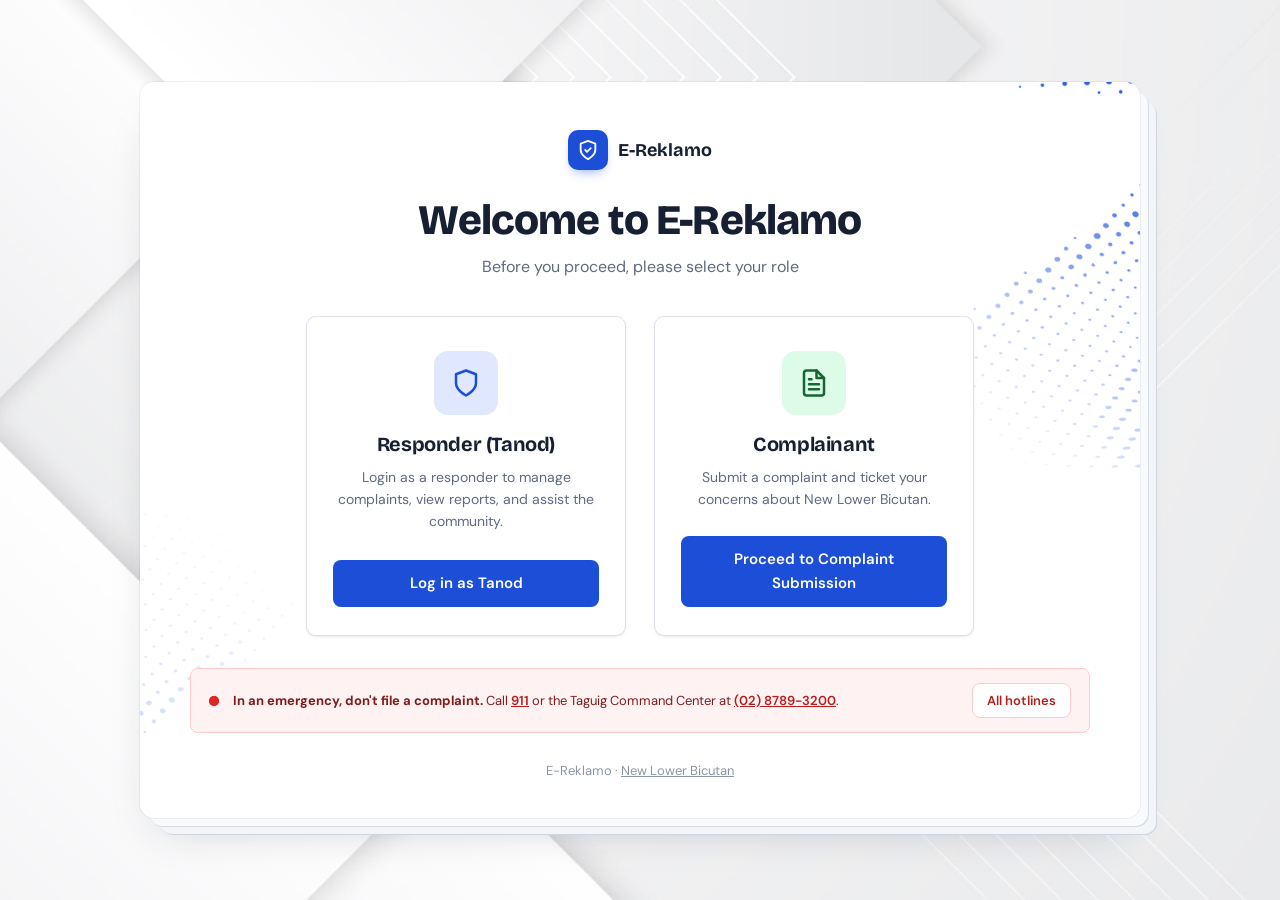
<file: index.html>
<!DOCTYPE html>
<html lang="en">
<head>
    <meta charset="UTF-8">
    <meta name="viewport" content="width=device-width, initial-scale=1.0">
    <title>E-Reklamo</title>
    <link rel="preconnect" href="https://fonts.googleapis.com">
    <link rel="preconnect" href="https://fonts.gstatic.com" crossorigin>
    <link href="https://fonts.googleapis.com/css2?family=Bricolage+Grotesque:opsz,wght@12..96,600;12..96,700;12..96,800&family=DM+Sans:wght@400;500;600;700&display=swap" rel="stylesheet">
    <link rel="stylesheet" href="theme.css">
    <link rel="stylesheet" href="index.css">
</head>

<body>

    <div class="container">

        <div class="brand">
            <span class="brand-mark">
                <svg viewBox="0 0 24 24" fill="none" stroke="currentColor" stroke-width="2" stroke-linecap="round" stroke-linejoin="round" aria-hidden="true"><path d="M12 22s8-4 8-10V5l-8-3-8 3v7c0 6 8 10 8 10z"/><path d="m9 12 2 2 4-4"/></svg>
            </span>
            <span class="brand-name">E-Reklamo</span>
        </div>

        <h1>Welcome to E-Reklamo</h1>

        <p class="description">
            Before you proceed, please select your role
        </p>

        <div class="login-options">

            <!-- TANOD -->
            <div class="login-card admin">
                <div class="icon icon-blue">
                    <svg viewBox="0 0 24 24" fill="none" stroke="currentColor" stroke-width="2" stroke-linecap="round" stroke-linejoin="round" aria-hidden="true"><path d="M12 22s8-4 8-10V5l-8-3-8 3v7c0 6 8 10 8 10z"/></svg>
                </div>

                <h2>Responder (Tanod)</h2>

                <p>
                    Login as a responder to manage complaints,
                    view reports, and assist the community.
                </p>

                <a href="tanodlogin.html" class="login-btn">
                    Log in as Tanod
                </a>
            </div>

            <!-- COMPLAINANT -->
            <div class="login-card worker">
                <div class="icon icon-green">
                    <svg viewBox="0 0 24 24" fill="none" stroke="currentColor" stroke-width="2" stroke-linecap="round" stroke-linejoin="round" aria-hidden="true"><path d="M14 2H6a2 2 0 0 0-2 2v16a2 2 0 0 0 2 2h12a2 2 0 0 0 2-2V8z"/><path d="M14 2v6h6M16 13H8M16 17H8M10 9H8"/></svg>
                </div>

                <h2>Complainant</h2>

                <p>
                    Submit a complaint and ticket your concerns
                    about New Lower Bicutan.
                </p>

                <a href="complaintpage.html" class="login-btn">
                    Proceed to Complaint Submission
                </a>
            </div>

        </div>

        <!-- Emergency strip: the full list lives on the complaint page -->
        <div class="emergency">
            <span class="emergency-dot" aria-hidden="true"></span>
            <p>
                <strong>In an emergency, don't file a complaint.</strong>
                Call <a href="tel:911">911</a> or the Taguig Command Center at
                <a href="tel:0287893200">(02) 8789-3200</a>.
            </p>
            <a href="complaintpage.html#hotlines" class="emergency-link">All hotlines</a>
        </div>

        <footer>E-Reklamo · <a href="https://en.wikipedia.org/wiki/New_Lower_Bicutan">New Lower Bicutan</a></footer>

    </div>

</body>
</html>
</file>
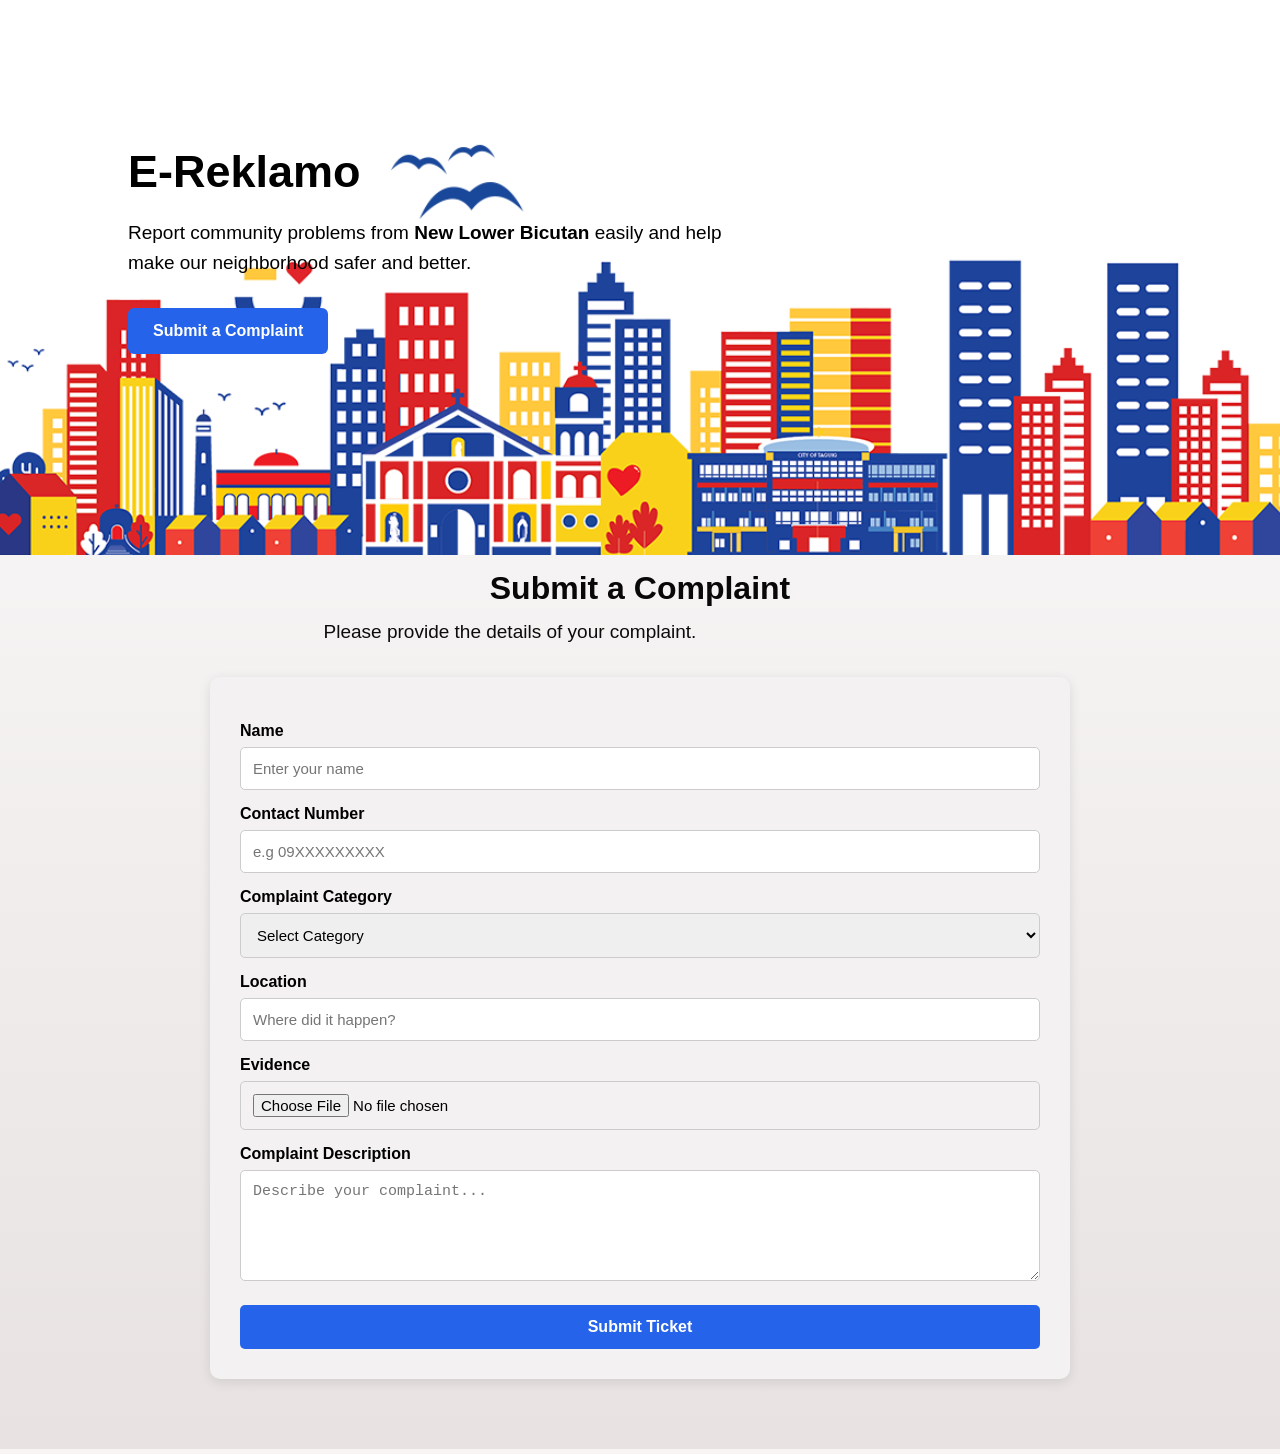
<file: complaint.html>
<!DOCTYPE html>
<html lang="en">
<head>
    <meta charset="UTF-8">
    <meta name="viewport" content="width=device-width, initial-scale=1.0">
    <title>E-Reklamo</title>
    <link rel="stylesheet" href="Style.css">
</head>
<body>

    <section id="home" class="hero">
        <div>
            <h1>E-Reklamo</h1>
            <p>
                Report community problems from <strong> New Lower Bicutan </strong> easily and help make
                our neighborhood safer and better.
            </p>
            <a href="#complaint" class="btn">Submit a Complaint</a>
        </div>
    </section>

    <section id="complaint" class="section">
        <h2>Submit a Complaint</h2>

        <p class="subtitle">Please provide the details of your complaint.</p>

        <form id="complaintForm">

            <label for="name">Name</label>
            <input type="text" id="name" placeholder="Enter your name" required>

            <label for="Contact">Contact Number</label>
            <input type="tel" id="Contact" placeholder="e.g 09XXXXXXXXX" maxlength="11"  required>
            
            <label for="category">Complaint Category</label>
            <select id="category" required>
                <option value="">Select Category</option>
                <option value="Noise">Noise</option>
                <option value="Garbage">Garbage</option>
                <option value="Illegal Parking">Illegal Parking</option>
            </select>

            <label for="location">Location</label>
            <input type="text" id="location" placeholder="Where did it happen?" required>
            <label for="Evidence" id="evidenceLabel">Evidence</label>
            <input type="file" id="Evidence" placeholder="Evidence" required>

            <label for="description">Complaint Description</label>
            <textarea id="description" rows="5"
                placeholder="Describe your complaint..." required></textarea>

            <button type="submit">Submit Ticket</button>

            <div id="popupToast" class="popup-toast"></div>

        </form>
    </section>
</body>
</html>
</file>
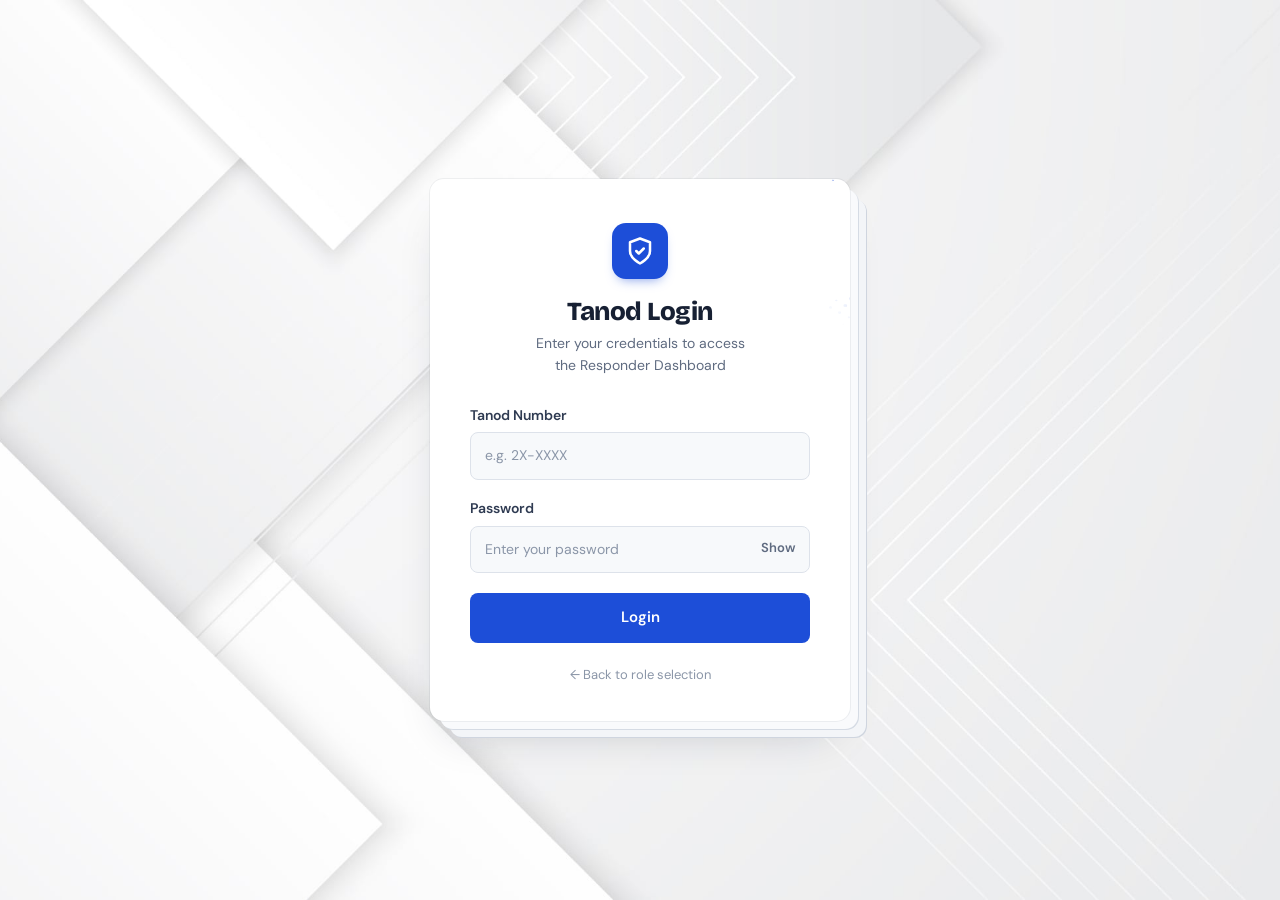
<file: tanodlogin.html>
<!DOCTYPE html>
<html lang="en">
<head>
    <meta charset="UTF-8">
    <meta name="viewport" content="width=device-width, initial-scale=1.0">
    <title>Tanod Login - E-Reklamo</title>
    <link rel="preconnect" href="https://fonts.googleapis.com">
    <link rel="preconnect" href="https://fonts.gstatic.com" crossorigin>
    <link href="https://fonts.googleapis.com/css2?family=Bricolage+Grotesque:opsz,wght@12..96,600;12..96,700;12..96,800&family=DM+Sans:wght@400;500;600;700&display=swap" rel="stylesheet">
    <link rel="stylesheet" href="theme.css">
    <link rel="stylesheet" href="tanodlogin.css">
</head>

<body>

    <div class="login-container" id="loginContainer">

        <div class="logo">
            <span class="brand-mark">
                <svg viewBox="0 0 24 24" fill="none" stroke="currentColor" stroke-width="2" stroke-linecap="round" stroke-linejoin="round" aria-hidden="true"><path d="M12 22s8-4 8-10V5l-8-3-8 3v7c0 6 8 10 8 10z"/><path d="m9 12 2 2 4-4"/></svg>
            </span>
        </div>

        <h1>Tanod Login</h1>
        <p class="description">Enter your credentials to access the Responder Dashboard</p>

        <div class="error-message" id="errorMessage" role="alert">
            Invalid Tanod Number or Password. Please try again.
        </div>

        <form id="loginForm">

            <label for="tanodNumber">Tanod Number</label>
            <input type="text" id="tanodNumber" placeholder="e.g. 2X-XXXX" autocomplete="username" required>

            <label for="password">Password</label>
            <div class="password-wrap">
                <input type="password" id="password" placeholder="Enter your password" autocomplete="current-password" required>
                <button type="button" class="toggle-pass" id="togglePass" aria-label="Show password" aria-pressed="false">Show</button>
            </div>

            <button type="submit" class="login-btn">Login</button>

        </form>

        <a href="index.html" class="back-link">← Back to role selection</a>

    </div>

    <script src="store.js"></script>
    <script src="tanodlogin.js"></script>
</body>
</html>
</file>
<file: theme.css>
/* =====================================================================
   E-Reklamo shared theme
   Load this BEFORE each page's own stylesheet.

   Design idea: layered white paper (Background.jpg) as the backdrop,
   main cards drawn as stacked sheets, and one halftone wave (halftone.png,
   made from bg.jpg) as the single decorative moment on each page.
   ===================================================================== */

:root {
    /* paper neutrals */
    --bg: #eceef1;
    --surface: #ffffff;
    --text: #172033;
    --text-2: #2f3b52;
    --muted: #5f6b80;
    --subtle: #8b96a8;
    --border: #dde2ea;
    --border-soft: #eaeef4;
    --field-bg: #f7f9fb;

    /* primary: a deeper cobalt so it holds up against the white sheets */
    --primary: #1d4ed8;
    --primary-hover: #1e3a8a;
    --primary-dark: #0c1f66;
    --primary-tint: #dfe8ff;
    --primary-ring: rgba(29, 78, 216, 0.2);

    /* agency / status colours */
    --red: #dc2626;
    --red-dark: #b91c1c;
    --red-tint: #fee2e2;
    --green: #16a34a;
    --green-dark: #166534;
    --green-tint: #dcfce7;
    --amber: #d97706;
    --amber-tint: #fef3c7;
    --indigo: #4f46e5;
    --indigo-tint: #e0e7ff;
    --teal: #0d9488;
    --teal-tint: #ccfbf1;

    /* shape: big sheets are crisper than small controls */
    --radius-lg: 14px;
    --radius-md: 10px;
    --radius-sm: 8px;

    /* depth: paper lying on paper */
    --shadow-sm: 0 1px 1px rgba(23, 32, 51, 0.05), 0 2px 6px -2px rgba(23, 32, 51, 0.08);
    --shadow-md: 0 0 0 1px rgba(23, 32, 51, 0.04), 0 1px 1px rgba(23, 32, 51, 0.05), 0 8px 18px -10px rgba(23, 32, 51, 0.16), 0 24px 40px -28px rgba(23, 32, 51, 0.18);
    --shadow-lg: 0 24px 50px rgba(23, 32, 51, 0.2);

    /* two extra sheets peeking out behind a card (used on the hero / main cards) */
    --stack:
        0 0 0 1px rgba(23, 32, 51, 0.06),
        9px 9px 0 -1px #f9fafc,
        10px 10px 0 -1px #d5dbe4,
        18px 18px 0 -2px #f3f5f8,
        19px 19px 0 -2px #cfd5df,
        0 26px 44px -22px rgba(23, 32, 51, 0.28);

    --font: "DM Sans", system-ui, -apple-system, "Segoe UI", Roboto, Arial, sans-serif;
    --font-display: "Bricolage Grotesque", "DM Sans", system-ui, -apple-system, "Segoe UI", sans-serif;
}

* {
    margin: 0;
    padding: 0;
    box-sizing: border-box;
}

html {
    scroll-behavior: smooth;
    -webkit-text-size-adjust: 100%;
}

body {
    font-family: var(--font);
    background: var(--bg);
    color: var(--text);
    line-height: 1.55;
    -webkit-font-smoothing: antialiased;
}

/* the paper backdrop: fixed, so it stays put while the content scrolls */
body::before {
    content: "";
    position: fixed;
    inset: 0;
    z-index: -1;
    background: var(--bg) url("Background.jpg") center / cover no-repeat;
    pointer-events: none;
}

input,
select,
textarea,
button {
    font: inherit;
}

h1, h2, h3 {
    font-family: var(--font-display);
    letter-spacing: -0.02em;
    line-height: 1.15;
}

:focus-visible {
    outline: 3px solid var(--primary-ring);
    outline-offset: 2px;
    border-radius: 6px;
}

/* ---------- brand mark (the shield used on every page) ---------- */
.brand-mark {
    display: inline-grid;
    place-items: center;
    width: 40px;
    height: 40px;
    flex-shrink: 0;
    border-radius: 10px;
    background: var(--primary);
    color: white;
    box-shadow: 0 6px 12px -6px rgba(29, 78, 216, 0.6);
}

.brand-mark svg {
    width: 22px;
    height: 22px;
}

/* ---------- buttons ---------- */
.btn {
    display: inline-flex;
    align-items: center;
    justify-content: center;
    gap: 8px;
    padding: 12px 24px;
    border: 1px solid transparent;
    border-radius: var(--radius-sm);
    background: var(--primary);
    color: white;
    font-size: 15px;
    font-weight: 600;
    text-decoration: none;
    cursor: pointer;
    transition: background 0.2s, border-color 0.2s, color 0.2s, transform 0.15s;
}

.btn:hover {
    background: var(--primary-hover);
}

.btn:active {
    transform: translateY(1px);
}

.btn svg {
    width: 18px;
    height: 18px;
}

.btn-outline {
    background: white;
    color: var(--text-2);
    border-color: var(--border);
}

.btn-outline:hover {
    background: var(--field-bg);
    color: var(--primary);
    border-color: var(--primary);
}


@media (prefers-reduced-motion: reduce) {
    *,
    *::before,
    *::after {
        animation-duration: 0.001ms !important;
        animation-delay: 0s !important;
        animation-iteration-count: 1 !important;
        transition-duration: 0.001ms !important;
        scroll-behavior: auto !important;
    }
}
</file>
<file: index.css>
body {
    min-height: 100vh;
    display: flex;
    align-items: center;
    justify-content: center;
    padding: 40px 0;
}

/* the main sheet: two more sheets peek out behind it, halftone wave in the corners */
.container {
    position: relative;
    overflow: hidden;
    width: 90%;
    max-width: 1000px;
    background: var(--surface);
    border-radius: var(--radius-lg);
    padding: 48px 50px 36px;
    box-shadow: var(--stack);
    text-align: center;
}

.container::before,
.container::after {
    content: "";
    position: absolute;
    width: 620px;
    height: 620px;
    background: url("halftone.png") center / contain no-repeat;
    pointer-events: none;
}

.container::after {
    top: -230px;
    right: -170px;
    opacity: 0.9;
    -webkit-mask-image: linear-gradient(215deg, #000 38%, transparent 78%);
    mask-image: linear-gradient(215deg, #000 38%, transparent 78%);
}

.container::before {
    bottom: -300px;
    left: -230px;
    opacity: 0.3;
    transform: rotate(180deg);
    -webkit-mask-image: linear-gradient(215deg, #000 38%, transparent 78%);
    mask-image: linear-gradient(215deg, #000 38%, transparent 78%);
}

.container > * {
    position: relative;
    z-index: 1;
}

.brand {
    display: inline-flex;
    align-items: center;
    gap: 10px;
    margin-bottom: 26px;
}

.brand-name {
    font-family: var(--font-display);
    font-size: 18px;
    font-weight: 700;
    color: var(--text);
}

h1 {
    font-size: clamp(30px, 4.5vw, 42px);
    font-weight: 800;
    color: var(--text);
    margin-bottom: 10px;
}

.description {
    color: var(--muted);
    margin-bottom: 36px;
}

.login-options {
    display: flex;
    gap: 28px;
    justify-content: center;
}

.login-card {
    width: 100%;
    max-width: 320px;
    display: flex;
    flex-direction: column;
    align-items: center;
    padding: 34px 26px 28px;
    border: 1px solid var(--border);
    border-radius: var(--radius-md);
    background: var(--surface);
    box-shadow: var(--shadow-sm);
    transition: transform 0.25s ease, box-shadow 0.25s ease, border-color 0.25s ease;
}

.login-card:hover {
    transform: translateY(-4px);
    border-color: #c3cddd;
    box-shadow: var(--shadow-md);
}

.icon {
    display: grid;
    place-items: center;
    width: 64px;
    height: 64px;
    margin-bottom: 18px;
    border-radius: 14px;
}

.icon svg {
    width: 30px;
    height: 30px;
}

.icon-blue {
    background: var(--primary-tint);
    color: var(--primary);
}

.icon-green {
    background: var(--green-tint);
    color: var(--green-dark);
}

.login-card h2 {
    font-size: 20px;
    color: var(--text);
    margin-bottom: 10px;
}

.login-card p {
    color: var(--muted);
    font-size: 14px;
    line-height: 1.6;
    margin-bottom: 26px;
}

.login-btn {
    display: block;
    width: 100%;
    margin-top: auto;
    text-decoration: none;
    background: var(--primary);
    color: white;
    padding: 12px;
    border-radius: var(--radius-sm);
    font-size: 15px;
    font-weight: 600;
    transition: background 0.2s, transform 0.15s;
}

.login-btn:hover {
    background: var(--primary-hover);
}

.login-btn:active {
    transform: translateY(1px);
}

/* ---------- emergency strip ---------- */
.emergency {
    display: flex;
    align-items: center;
    gap: 14px;
    margin-top: 32px;
    padding: 14px 18px;
    border: 1px solid #fecaca;
    border-radius: var(--radius-sm);
    background: #fef2f2;
    color: #7f1d1d;
    font-size: 13px;
    line-height: 1.5;
    text-align: left;
}

.emergency p {
    flex: 1;
}

.emergency a {
    color: var(--red-dark);
    font-weight: 600;
}

.emergency-dot {
    position: relative;
    width: 10px;
    height: 10px;
    flex-shrink: 0;
    border-radius: 50%;
    background: var(--red);
}

.emergency-dot::after {
    content: "";
    position: absolute;
    inset: 0;
    border-radius: 50%;
    background: var(--red);
    animation: dot-ping 1.8s ease-out infinite;
}

@keyframes dot-ping {
    0%   { transform: scale(1); opacity: 0.6; }
    100% { transform: scale(3); opacity: 0; }
}

.emergency-link {
    flex-shrink: 0;
    padding: 7px 14px;
    border-radius: var(--radius-sm);
    background: white;
    border: 1px solid #fecaca;
    text-decoration: none;
    transition: background 0.2s;
}

.emergency-link:hover {
    background: var(--red-tint);
}

footer {
    margin-top: 28px;
    color: var(--subtle);
    font-size: 13px;
}

footer a {
    color: inherit;
}

footer a:hover {
    color: var(--primary);
}

@media (max-width: 700px) {
    body {
        padding: 24px 0;
    }

    .container {
        padding: 32px 20px 28px;
        box-shadow: var(--shadow-md);
    }

    .container::after {
        width: 420px;
        height: 420px;
        top: -150px;
        right: -150px;
    }

    .container::before {
        display: none;
    }

    .login-options {
        flex-direction: column;
        align-items: center;
        gap: 18px;
    }

    .login-card {
        max-width: 360px;
    }

    .emergency {
        flex-direction: column;
        align-items: flex-start;
    }

    .emergency-link {
        align-self: stretch;
        text-align: center;
    }
}
</file>
<file: Style.css>
* {
    margin: 0;
    padding: 0;
    box-sizing: border-box;
}

html {
    scroll-behavior: smooth;
}

body {
    font-family: Arial, sans-serif;
    background: #ff0000;
    color: #000000;
    background-color: #f8f4f4;
    background-size: contrain; 
    background-repeat: no-repeat;
    background-image: url('Taguig.png'), linear-gradient(
        
        rgba(255, 255, 255, 0.9),
        rgba(230, 224, 224, 0.9)
    )      
    }


header {
    background: #f03607;
    color: rgb(255, 255, 255);
    padding: 18px 8%;
    display: flex;
    justify-content: space-between;
    align-items: center;
    position: sticky;
    top: 0;
    z-index: 100;
}


nav a {
    color: white;
    text-decoration: none;
    margin-left: 25px;
    font-weight: bold;
}

nav a:hover {
    color: #d8f3f8;
}


.hero {
    min-height: 500px;
    display: flex;
    align-items: center;
    padding: 60px 10%;
    background-color: rgba(90, 53, 53, 0.8),
    

}

h1 {
    font-size: 45px;
    max-width: 700px;
    margin-bottom: 20px;
}

p {
    font-size: 19px;
    max-width: 600px;
    margin-bottom: 30px;
    line-height: 1.6;
}

.btn {
    display: inline-block;
    background: #2563eb;
    color: #ffffff;
    padding: 14px 25px;
    border-radius: 6px;
    text-decoration: none;
    font-weight: bold;
   
}
.btn:hover {
    background: #072177;
    color: white;
   
}


.section {
    max-width: 900px;
    margin: auto;
    padding: 70px 20px;
}

.section h2 {
    text-align: center;
    font-size: 32px;
    color: #080808;
    margin-bottom: 10px;
}

.subtitle {
    text-align: center;
    margin-bottom: 30px;
    color: #0c0c0c;
}


form {
    background: rgb(243, 241, 241);
    padding: 30px;
    border-radius: 10px;
    box-shadow: 0 3px 12px rgba(0,0,0,0.1);
}

label {
    display: block;
    margin-top: 15px;
    margin-bottom: 7px;
    font-weight: bold;
}

input,
select,
textarea {
    width: 100%;
    padding: 12px;
    border: 1px solid #ccc;
    border-radius: 5px;
    font-size: 15px;
}

textarea {
    resize: vertical;
}

button {
    width: 100%;
    margin-top: 20px;
    padding: 13px;
    border: none;
    border-radius: 5px;
    background: #2563eb;
    color: rgb(255, 255, 255);
    font-size: 16px;
    font-weight: bold;
    cursor: pointer;
}

button:hover {
    background: #072177;
}


.reports {
    max-width: 1000px;
}

.search {
    margin: 25px 0;
}

.complaint-card {
    background: rgb(255, 254, 254);
    padding: 20px;
    margin-bottom: 15px;
    border-radius: 8px;
    border-left: 5px solid #176b87;
    box-shadow: 0 2px 8px rgba(0,0,0,0.08);
}

.complaint-card h3 {
    color: #598594;
    margin-bottom: 10px;
}

.complaint-card p {
    margin: 7px 0;
}

.delete-btn {
    width: auto;
    background: #d9534f;
    padding: 8px 15px;
    margin-top: 10px;
}

.delete-btn:hover {
    background: #b52b27;
}

.btn #Evidence {
    width: auto;
    background: #2563eb;
    padding: 8px 15px;
    margin-top: 10px;
}

.popup-toast {
  position: fixed;
  top: 20px;
  right: 20px;
  background: #2ecc71;
  color: #fff;
  padding: 14px 22px;
  border-radius: 8px;
  box-shadow: 0 4px 12px rgba(0,0,0,0.15);
  font-family: sans-serif;
  font-size: 14px;
  opacity: 0;
  transform: translateX(100%);
  transition: transform 0.4s ease, opacity 0.4s ease;
  z-index: 1000;
}

.popup-toast.show {
  opacity: 1;
  transform: translateX(0);
}

.popup-toast.error {
  background: #e74c3c;
}
</file>
<file: tanodlogin.css>
body {
    min-height: 100vh;
    display: flex;
    align-items: center;
    justify-content: center;
    padding: 40px 0;
}

/* stacked sheet with the halftone wave rising from the top corner */
.login-container {
    position: relative;
    overflow: hidden;
    width: 90%;
    max-width: 420px;
    background: var(--surface);
    border-radius: var(--radius-lg);
    padding: 44px 40px 36px;
    box-shadow: var(--stack);
    text-align: center;
}

.login-container::after {
    content: "";
    position: absolute;
    top: -150px;
    right: -170px;
    width: 400px;
    height: 400px;
    background: url("halftone.png") center / contain no-repeat;
    opacity: 0.75;
    pointer-events: none;
    -webkit-mask-image: linear-gradient(215deg, #000 30%, transparent 62%);
    mask-image: linear-gradient(215deg, #000 30%, transparent 62%);
}

.login-container > * {
    position: relative;
    z-index: 1;
}

.logo {
    margin-bottom: 18px;
}

.logo .brand-mark {
    width: 56px;
    height: 56px;
    border-radius: 14px;
}

.logo .brand-mark svg {
    width: 30px;
    height: 30px;
}

h1 {
    color: var(--text);
    margin-bottom: 6px;
    font-size: 26px;
    font-weight: 800;
}

.description {
    text-wrap: balance;
    color: var(--muted);
    font-size: 14px;
    margin-bottom: 28px;
}

form {
    display: flex;
    flex-direction: column;
    text-align: left;
}

label {
    font-weight: 600;
    color: var(--text-2);
    font-size: 14px;
    margin-bottom: 6px;
}

input {
    width: 100%;
    padding: 12px 14px;
    border: 1px solid var(--border);
    border-radius: var(--radius-sm);
    background: var(--field-bg);
    color: var(--text);
    font-size: 14px;
    margin-bottom: 18px;
    outline: none;
    transition: border-color 0.2s, box-shadow 0.2s;
}

input::placeholder {
    color: var(--subtle);
}

input:focus {
    background: white;
    border-color: var(--primary);
    box-shadow: 0 0 0 3px var(--primary-ring);
}

/* password field with show/hide */
.password-wrap {
    position: relative;
}

.password-wrap input {
    padding-right: 68px;
}

.toggle-pass {
    position: absolute;
    top: 0;
    right: 0;
    height: 44px;
    padding: 0 14px;
    border: none;
    background: none;
    color: var(--muted);
    font-size: 13px;
    font-weight: 600;
    cursor: pointer;
    border-radius: 0 var(--radius-sm) var(--radius-sm) 0;
    transition: color 0.2s;
}

.toggle-pass:hover {
    color: var(--primary);
}

.login-btn {
    background: var(--primary);
    color: white;
    border: none;
    padding: 13px;
    margin-top: 2px;
    border-radius: var(--radius-sm);
    font-size: 15px;
    font-weight: 600;
    cursor: pointer;
    transition: background 0.2s, transform 0.15s;
}

.login-btn:hover {
    background: var(--primary-hover);
}

.login-btn:active {
    transform: translateY(1px);
}

.login-btn:disabled {
    background: var(--subtle);
    cursor: default;
}

.error-message {
    background: var(--red-tint);
    color: #991b1b;
    padding: 10px 14px;
    border-radius: var(--radius-sm);
    font-size: 13px;
    line-height: 1.5;
    margin-bottom: 16px;
    text-align: left;
    display: none;
}

.error-message.show {
    display: block;
}

.login-container.shake {
    animation: shake 0.4s ease;
}

@keyframes shake {
    0%, 100% { transform: translateX(0); }
    20%, 60% { transform: translateX(-8px); }
    40%, 80% { transform: translateX(8px); }
}

.back-link {
    display: block;
    margin-top: 22px;
    color: var(--subtle);
    font-size: 13px;
    text-decoration: none;
    transition: color 0.2s;
}

.back-link:hover {
    color: var(--primary);
}

@media (max-width: 480px) {
    .login-container {
        padding: 36px 24px 30px;
        box-shadow: var(--shadow-md);
    }
}
</file>
